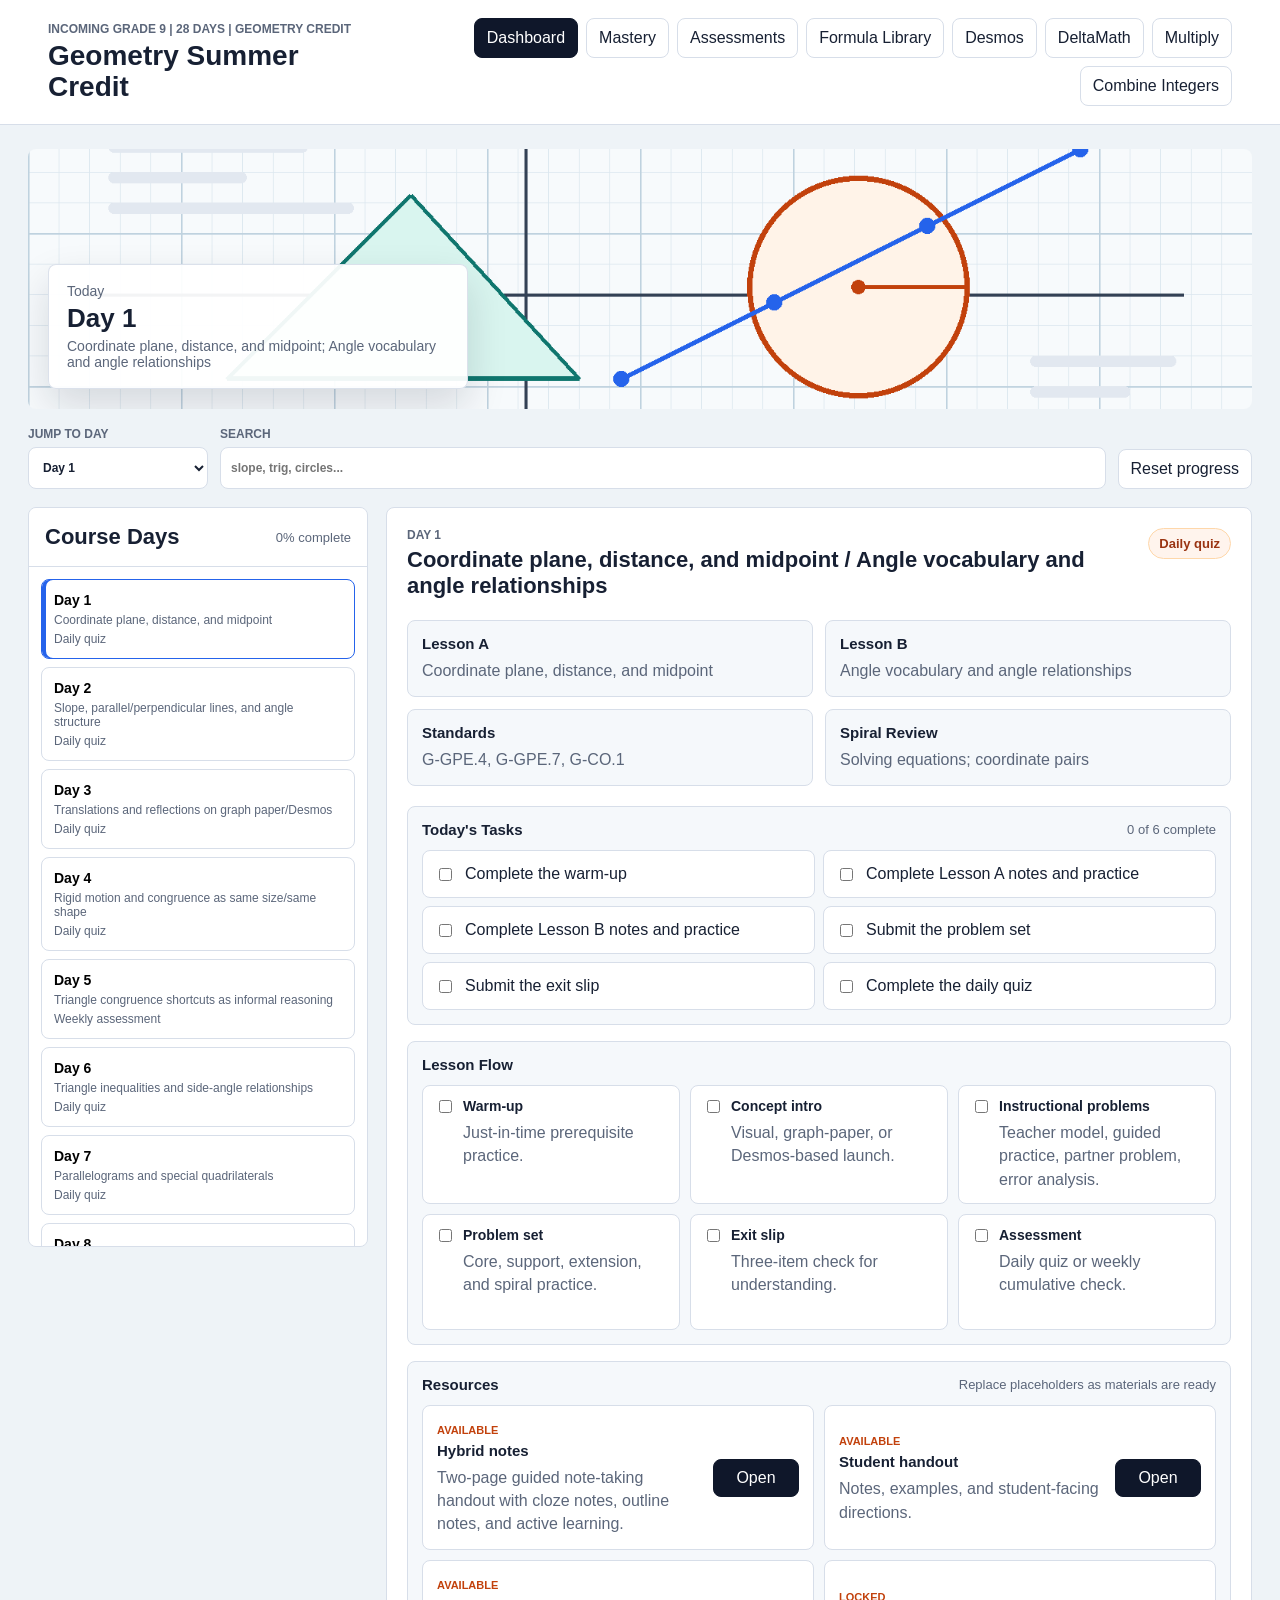
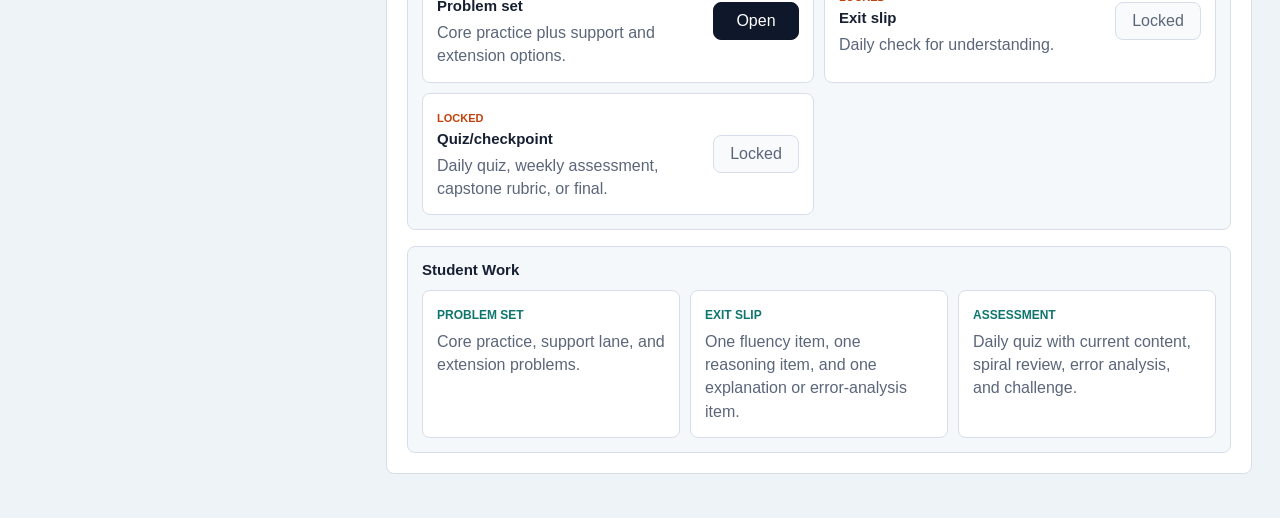
<file: index.html>
<!doctype html>
<html lang="en">
  <head>
    <meta charset="utf-8" />
    <meta name="viewport" content="width=device-width, initial-scale=1" />
    <title>Geometry Summer Credit</title>
    <link rel="stylesheet" href="styles.css" />
  </head>
  <body>
    <header class="topbar">
      <div>
        <p class="eyebrow">Incoming Grade 9 | 28 days | Geometry credit</p>
        <h1>Geometry Summer Credit</h1>
      </div>
      <nav class="topnav" aria-label="Course views">
        <button class="nav-button active" data-view="dashboard">Dashboard</button>
        <button class="nav-button" data-view="mastery">Mastery</button>
        <button class="nav-button" data-view="assessments">Assessments</button>
        <a class="nav-button nav-link" href="formula-library.html">Formula Library</a>
        <a class="nav-button nav-link" href="https://www.desmos.com/calculator" target="_blank" rel="noopener">Desmos</a>
        <a class="nav-button nav-link" href="https://www.deltamath.com/" target="_blank" rel="noopener">DeltaMath</a>
        <a class="nav-button nav-link" href="https://www.mathmammoth.com/practice/multiplication#questions=20&amp;secs-per-ans=5&amp;numbers=1,2,3,4,5,6,7,8,9,10,11,12" target="_blank" rel="noopener">Multiply</a>
        <a class="nav-button nav-link" href="https://www.mathmammoth.com/practice/add-subtract-integers#q=20&amp;secs-per-ans=10&amp;f=-20&amp;t=20&amp;m=3&amp;n=i&amp;o=as" target="_blank" rel="noopener">Combine Integers</a>
      </nav>
    </header>

    <main>
      <section class="course-visual" aria-label="Course visual">
        <img src="assets/geometry-board.png" alt="Graph paper with geometric figures" />
        <div class="course-card">
          <p>Today</p>
          <strong id="today-title">Day 1</strong>
          <span id="today-subtitle">Coordinate plane and angle relationships</span>
        </div>
      </section>

      <section class="toolbar" aria-label="Course controls">
        <label>
          Jump to day
          <select id="day-select"></select>
        </label>
        <label>
          Search
          <input id="search-input" type="search" placeholder="slope, trig, circles..." />
        </label>
        <button id="reset-progress" class="quiet-button">Reset progress</button>
      </section>

      <section id="dashboard-view" class="view active-view">
        <aside class="day-list-panel">
          <div class="panel-title">
            <h2>Course Days</h2>
            <span id="progress-summary">0% complete</span>
          </div>
          <div id="day-list" class="day-list"></div>
        </aside>

        <article class="lesson-panel">
          <div class="lesson-header">
            <div>
              <p class="eyebrow" id="day-badge">Day 1</p>
              <h2 id="lesson-title">Coordinate Plane, Distance, Midpoint, and Angles</h2>
            </div>
            <span id="assessment-chip" class="chip">Daily quiz</span>
          </div>

          <div class="lesson-grid">
            <section>
              <h3>Lesson A</h3>
              <p id="lesson-a"></p>
            </section>
            <section>
              <h3>Lesson B</h3>
              <p id="lesson-b"></p>
            </section>
            <section>
              <h3>Standards</h3>
              <p id="standards"></p>
            </section>
            <section>
              <h3>Spiral Review</h3>
              <p id="spiral"></p>
            </section>
          </div>

          <section class="tasks-section">
            <div class="section-heading-row">
              <h3>Today's Tasks</h3>
              <span id="task-count">0 of 0 complete</span>
            </div>
            <div id="task-list" class="task-list"></div>
          </section>

          <section class="flow-section">
            <h3>Lesson Flow</h3>
            <div id="flow-list" class="flow-list"></div>
          </section>

          <section class="resources-section">
            <div class="section-heading-row">
              <h3>Resources</h3>
              <span>Replace placeholders as materials are ready</span>
            </div>
            <div id="resource-list" class="resource-list"></div>
          </section>

          <section class="practice-section">
            <h3>Student Work</h3>
            <div class="work-cards">
              <div>
                <span class="label">Problem set</span>
                <p>Core practice, support lane, and extension problems.</p>
              </div>
              <div>
                <span class="label">Exit slip</span>
                <p>One fluency item, one reasoning item, and one explanation or error-analysis item.</p>
              </div>
              <div>
                <span class="label">Assessment</span>
                <p id="assessment-note">Daily quiz with current content, spiral review, error analysis, and challenge.</p>
              </div>
            </div>
          </section>
        </article>
      </section>

      <section id="mastery-view" class="view">
        <div class="wide-panel">
          <div class="panel-title">
            <h2>Mastery Map</h2>
            <span>80% = mastery</span>
          </div>
          <div id="mastery-list" class="mastery-list"></div>
        </div>
      </section>

      <section id="assessments-view" class="view">
        <div class="wide-panel">
          <div class="panel-title">
            <h2>Assessments</h2>
            <span>Credit based on total course grade</span>
          </div>
          <div class="assessment-grid">
            <section>
              <h3>Gradebook</h3>
              <div id="gradebook-list" class="stack-list"></div>
            </section>
            <section>
              <h3>Cumulative Checkpoints</h3>
              <div id="checkpoint-list" class="stack-list"></div>
            </section>
          </div>
        </div>
      </section>
    </main>

    <script src="release.js"></script>
    <script src="app.js"></script>
  </body>
</html>
</file>
<file: styles.css>
:root {
  color-scheme: light;
  --ink: #172033;
  --muted: #5b667a;
  --line: #d7dee9;
  --soft: #f5f8fb;
  --panel: #ffffff;
  --teal: #0f766e;
  --blue: #2563eb;
  --orange: #c2410c;
  --focus: #0f172a;
  font-family: Arial, Helvetica, sans-serif;
}

* {
  box-sizing: border-box;
}

body {
  margin: 0;
  background: #eef3f7;
  color: var(--ink);
}

button,
input,
select {
  font: inherit;
}

.topbar {
  align-items: center;
  background: var(--panel);
  border-bottom: 1px solid var(--line);
  display: flex;
  gap: 20px;
  justify-content: space-between;
  padding: 18px clamp(16px, 4vw, 48px);
  position: sticky;
  top: 0;
  z-index: 10;
}

h1,
h2,
h3,
p {
  margin: 0;
}

h1 {
  font-size: 28px;
  font-weight: 700;
  line-height: 1.1;
}

h2 {
  font-size: 22px;
  line-height: 1.2;
}

h3 {
  font-size: 15px;
  letter-spacing: 0;
}

.eyebrow {
  color: var(--muted);
  font-size: 12px;
  font-weight: 700;
  margin-bottom: 5px;
  text-transform: uppercase;
}

.topnav {
  display: flex;
  flex-wrap: wrap;
  gap: 8px;
  justify-content: flex-end;
}

.nav-button,
.quiet-button {
  background: #fff;
  border: 1px solid var(--line);
  border-radius: 8px;
  color: var(--ink);
  cursor: pointer;
  min-height: 40px;
  padding: 9px 12px;
}

.nav-link {
  align-items: center;
  display: inline-flex;
  text-decoration: none;
}

.nav-button.active {
  background: var(--focus);
  border-color: var(--focus);
  color: #fff;
}

main {
  margin: 0 auto;
  max-width: 1280px;
  padding: 24px clamp(14px, 3vw, 28px) 44px;
}

.course-visual {
  border-radius: 8px;
  min-height: 230px;
  overflow: hidden;
  position: relative;
}

.course-visual img {
  display: block;
  height: 260px;
  object-fit: cover;
  width: 100%;
}

.course-card {
  background: rgba(255, 255, 255, 0.94);
  border: 1px solid rgba(215, 222, 233, 0.9);
  border-radius: 8px;
  bottom: 20px;
  box-shadow: 0 18px 40px rgba(15, 23, 42, 0.14);
  left: 20px;
  max-width: min(420px, calc(100% - 40px));
  padding: 18px;
  position: absolute;
}

.course-card p,
.course-card span {
  color: var(--muted);
  display: block;
  font-size: 14px;
}

.course-card strong {
  display: block;
  font-size: 26px;
  margin: 4px 0;
}

.toolbar {
  align-items: end;
  display: grid;
  gap: 12px;
  grid-template-columns: 180px minmax(220px, 1fr) auto;
  margin: 18px 0;
}

.toolbar label {
  color: var(--muted);
  display: grid;
  font-size: 12px;
  font-weight: 700;
  gap: 6px;
  text-transform: uppercase;
}

.toolbar input,
.toolbar select {
  background: #fff;
  border: 1px solid var(--line);
  border-radius: 8px;
  color: var(--ink);
  min-height: 42px;
  padding: 9px 10px;
  text-transform: none;
}

.view {
  display: none;
}

.active-view {
  display: block;
}

#dashboard-view {
  gap: 18px;
  grid-template-columns: 340px minmax(0, 1fr);
}

#dashboard-view.active-view {
  display: grid;
}

.day-list-panel,
.lesson-panel,
.wide-panel {
  background: var(--panel);
  border: 1px solid var(--line);
  border-radius: 8px;
}

.formula-main {
  max-width: 980px;
}

.formula-page {
  background: var(--panel);
  border: 1px solid var(--line);
  border-radius: 8px;
  padding: clamp(18px, 4vw, 34px);
}

.formula-page h1 {
  font-size: 30px;
  margin-bottom: 8px;
}

.formula-page h2 {
  border-top: 1px solid var(--line);
  color: var(--teal);
  font-size: 20px;
  margin-top: 28px;
  padding-top: 22px;
}

.formula-page h2:first-of-type {
  margin-top: 18px;
}

.formula-page h3 {
  font-size: 15px;
  margin-top: 18px;
}

.formula-page p {
  color: var(--muted);
  line-height: 1.55;
  margin-top: 8px;
}

.formula-page hr {
  border: 0;
  border-top: 1px solid var(--line);
  margin: 22px 0;
}

.formula {
  background: var(--soft);
  border: 1px solid var(--line);
  border-radius: 8px;
  margin: 10px 0 16px;
  overflow-x: auto;
  padding: 12px 14px;
}

.formula-page table {
  border-collapse: collapse;
  margin-top: 12px;
  width: 100%;
}

.formula-page th,
.formula-page td {
  border: 1px solid var(--line);
  padding: 10px 12px;
  text-align: left;
  vertical-align: top;
}

.formula-page th {
  background: var(--soft);
  font-weight: 700;
}

.day-list-panel {
  align-self: start;
  max-height: calc(100vh - 160px);
  overflow: auto;
}

.panel-title {
  align-items: center;
  border-bottom: 1px solid var(--line);
  display: flex;
  justify-content: space-between;
  padding: 16px;
}

.panel-title span {
  color: var(--muted);
  font-size: 13px;
}

.day-list {
  display: grid;
  gap: 8px;
  padding: 12px;
}

.day-card {
  background: #fff;
  border: 1px solid var(--line);
  border-radius: 8px;
  cursor: pointer;
  display: grid;
  gap: 5px;
  padding: 12px;
  text-align: left;
  width: 100%;
}

.day-card.active {
  border-color: var(--blue);
  box-shadow: inset 4px 0 0 var(--blue);
}

.day-card.done {
  background: #eefaf6;
  border-color: #b9e6d7;
}

.day-card strong {
  font-size: 14px;
}

.day-card span {
  color: var(--muted);
  font-size: 12px;
}

.lesson-panel {
  padding: 20px;
}

.lesson-header {
  align-items: start;
  display: flex;
  gap: 16px;
  justify-content: space-between;
}

.chip {
  background: #fff4ed;
  border: 1px solid #fed7aa;
  border-radius: 999px;
  color: #9a3412;
  flex: 0 0 auto;
  font-size: 13px;
  font-weight: 700;
  padding: 7px 10px;
}

.lesson-grid {
  display: grid;
  gap: 12px;
  grid-template-columns: repeat(2, minmax(0, 1fr));
  margin: 20px 0;
}

.lesson-grid section,
.tasks-section,
.flow-section,
.resources-section,
.practice-section,
.assessment-grid section {
  background: var(--soft);
  border: 1px solid var(--line);
  border-radius: 8px;
  padding: 14px;
}

.lesson-grid p,
.flow-list p,
.resource-card p,
.work-cards p,
.stack-list p,
.mastery-card p {
  color: var(--muted);
  line-height: 1.45;
  margin-top: 7px;
}

.tasks-section {
  margin-bottom: 16px;
}

.flow-section,
.resources-section,
.practice-section {
  margin-top: 16px;
}

.section-heading-row {
  align-items: center;
  display: flex;
  gap: 12px;
  justify-content: space-between;
}

.section-heading-row span {
  color: var(--muted);
  font-size: 13px;
}

.task-list {
  display: grid;
  gap: 8px;
  grid-template-columns: repeat(2, minmax(0, 1fr));
  margin-top: 12px;
}

.task-item {
  align-items: center;
  background: #fff;
  border: 1px solid var(--line);
  border-radius: 8px;
  display: grid;
  gap: 10px;
  grid-template-columns: 20px minmax(0, 1fr);
  min-height: 48px;
  padding: 10px 12px;
}

.task-item span {
  line-height: 1.3;
}

.flow-list {
  display: grid;
  gap: 10px;
  grid-template-columns: repeat(3, minmax(0, 1fr));
  margin-top: 12px;
}

.flow-item {
  background: #fff;
  border: 1px solid var(--line);
  border-radius: 8px;
  min-height: 116px;
  padding: 12px;
}

.flow-item label {
  align-items: start;
  display: grid;
  gap: 8px;
  grid-template-columns: 20px minmax(0, 1fr);
}

.flow-item input {
  margin-top: 2px;
}

.flow-item strong {
  display: block;
  font-size: 14px;
}

.resource-list {
  display: grid;
  gap: 10px;
  grid-template-columns: repeat(2, minmax(0, 1fr));
  margin-top: 12px;
}

.resource-card {
  align-items: center;
  background: #fff;
  border: 1px solid var(--line);
  border-radius: 8px;
  display: grid;
  gap: 12px;
  grid-template-columns: minmax(0, 1fr) auto;
  min-height: 104px;
  padding: 14px;
}

.resource-card strong {
  display: block;
  font-size: 15px;
  margin-top: 4px;
}

.resource-state {
  color: var(--orange);
  font-size: 11px;
  font-weight: 700;
  text-transform: uppercase;
}

.resource-button {
  align-items: center;
  background: var(--focus);
  border: 1px solid var(--focus);
  border-radius: 8px;
  color: #fff;
  display: inline-flex;
  justify-content: center;
  min-height: 38px;
  min-width: 86px;
  padding: 8px 10px;
  text-decoration: none;
}

.resource-button.disabled {
  background: #f8fafc;
  border-color: var(--line);
  color: var(--muted);
  cursor: not-allowed;
}

.work-cards {
  display: grid;
  gap: 10px;
  grid-template-columns: repeat(3, minmax(0, 1fr));
  margin-top: 12px;
}

.work-cards > div,
.mastery-card,
.stack-item {
  background: #fff;
  border: 1px solid var(--line);
  border-radius: 8px;
  padding: 14px;
}

.label {
  color: var(--teal);
  font-size: 12px;
  font-weight: 700;
  text-transform: uppercase;
}

.wide-panel {
  padding: 0 0 18px;
}

.mastery-list {
  display: grid;
  gap: 12px;
  grid-template-columns: repeat(2, minmax(0, 1fr));
  padding: 16px;
}

.mastery-card strong {
  display: block;
}

.meta-row {
  display: flex;
  flex-wrap: wrap;
  gap: 8px;
  margin-top: 10px;
}

.meta-row span {
  background: #eef2ff;
  border-radius: 999px;
  color: #3730a3;
  font-size: 12px;
  padding: 5px 8px;
}

.assessment-grid {
  display: grid;
  gap: 16px;
  grid-template-columns: minmax(0, 0.9fr) minmax(0, 1.1fr);
  padding: 16px;
}

.stack-list {
  display: grid;
  gap: 10px;
  margin-top: 12px;
}

.stack-item strong {
  display: block;
}

@media (max-width: 900px) {
  .topbar,
  .lesson-header {
    align-items: stretch;
    flex-direction: column;
  }

  .topnav,
  .toolbar,
  #dashboard-view.active-view,
  .lesson-grid,
  .task-list,
  .flow-list,
  .resource-list,
  .work-cards,
  .mastery-list,
  .assessment-grid {
    grid-template-columns: 1fr;
  }

  .topnav {
    display: grid;
  }

  .day-list-panel {
    max-height: none;
  }
}
</file>
